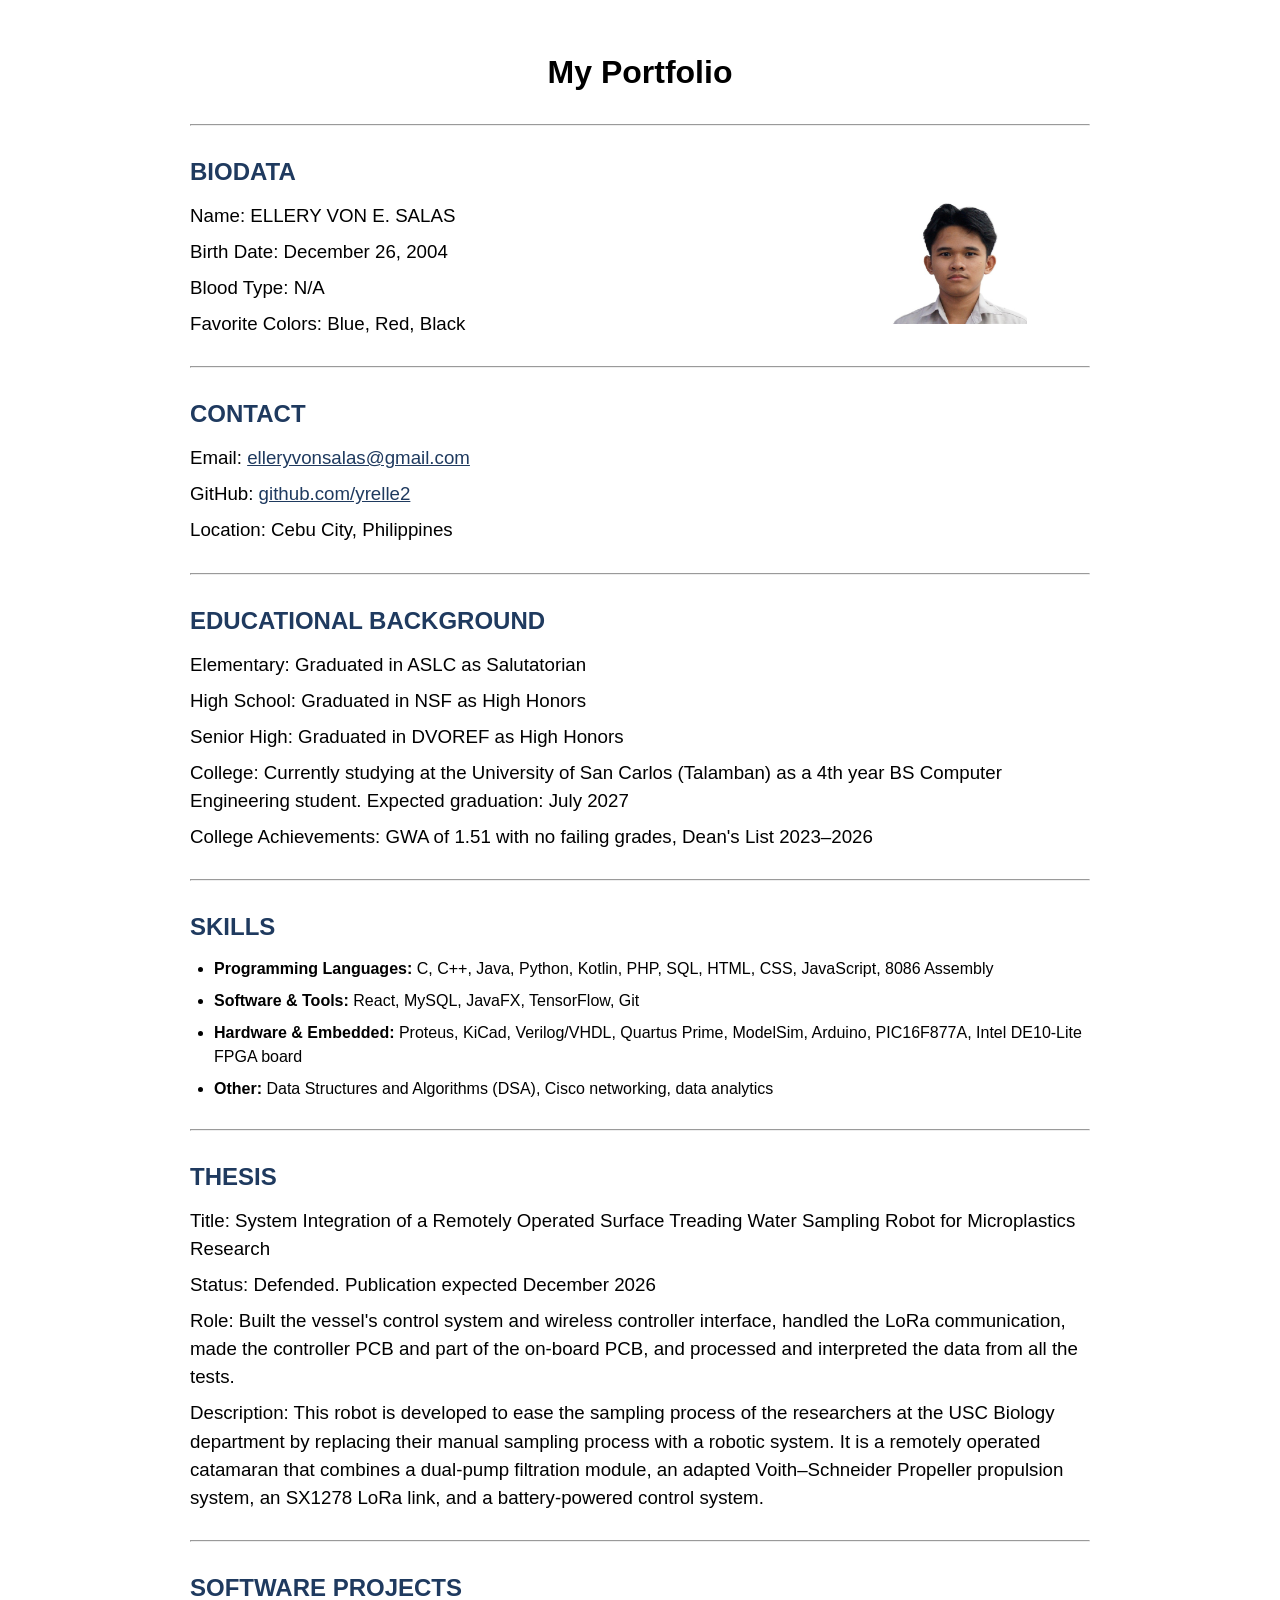
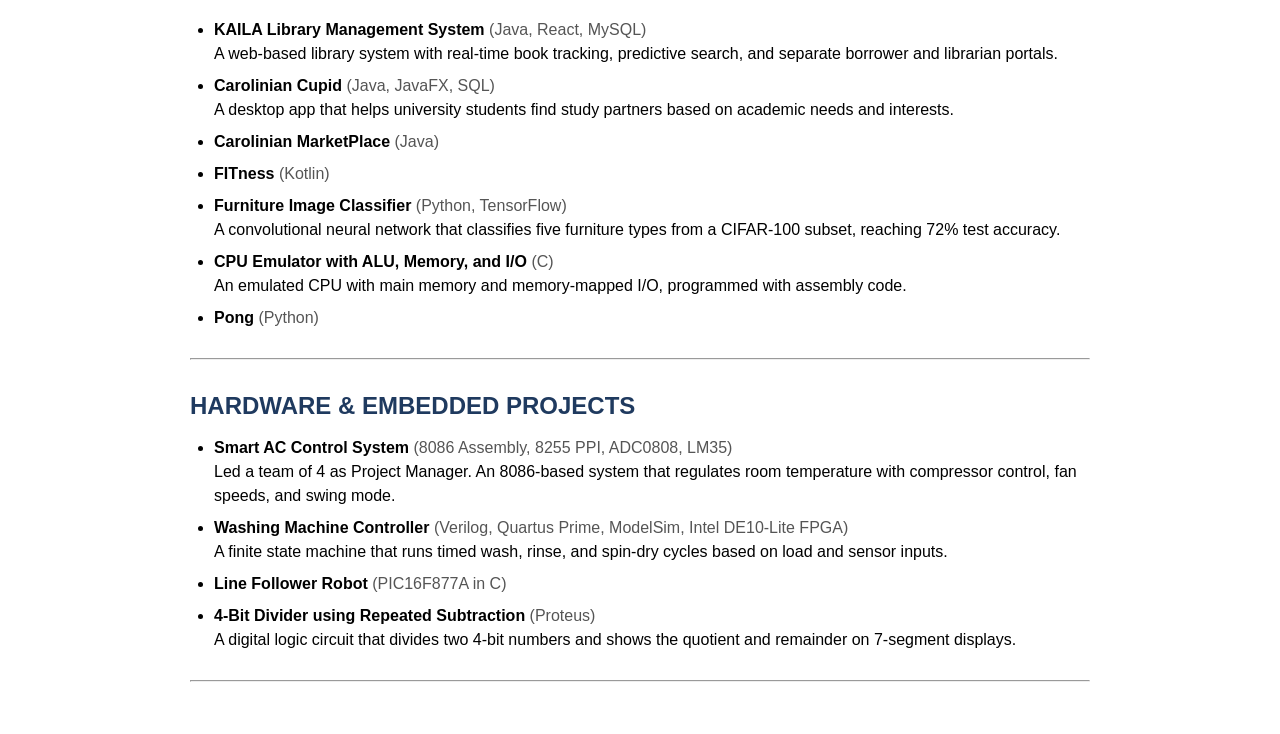
<file: index.html>
<!DOCTYPE html>
<html lang="en">
<head>
    <meta charset="UTF-8">
    <meta name="viewport" content="width=device-width, initial-scale=1.0">
    <link rel="stylesheet" href="main.css">
    <title>My Portfolio</title>
</head>
<body>

    <h1>My Portfolio</h1>
    <hr>

    <h2>BIODATA</h2>
    <img class="id-photo" src="images/id.jpg" alt="Photo of Ellery Von E. Salas">
    <h3>Name: ELLERY VON E. SALAS</h3>
    <h3>Birth Date: December 26, 2004</h3>
    <h3>Blood Type: N/A</h3>
    <h3>Favorite Colors: Blue, Red, Black</h3>
    <hr>

    <h2>CONTACT</h2>
    <h3>Email: <a href="mailto:elleryvonsalas@gmail.com">elleryvonsalas@gmail.com</a></h3>
    <h3>GitHub: <a href="https://github.com/yrelle2">github.com/yrelle2</a></h3>
    <h3>Location: Cebu City, Philippines</h3>
    <hr>

    <h2>EDUCATIONAL BACKGROUND</h2>
    <h3>Elementary: Graduated in ASLC as Salutatorian</h3>
    <h3>High School: Graduated in NSF as High Honors</h3>
    <h3>Senior High: Graduated in DVOREF as High Honors</h3>
    <h3>College: Currently studying at the University of San Carlos (Talamban) as a 4th year BS Computer Engineering student. Expected graduation: July 2027</h3>
    <h3>College Achievements: GWA of 1.51 with no failing grades, Dean's List 2023&ndash;2026</h3>
    <hr>

    <h2>SKILLS</h2>
    <ul>
        <li><strong>Programming Languages:</strong> C, C++, Java, Python, Kotlin, PHP, SQL, HTML, CSS, JavaScript, 8086 Assembly</li>
        <li><strong>Software &amp; Tools:</strong> React, MySQL, JavaFX, TensorFlow, Git</li>
        <li><strong>Hardware &amp; Embedded:</strong> Proteus, KiCad, Verilog/VHDL, Quartus Prime, ModelSim, Arduino, PIC16F877A, Intel DE10-Lite FPGA board</li>
        <li><strong>Other:</strong> Data Structures and Algorithms (DSA), Cisco networking, data analytics</li>
    </ul>
    <hr>

    <h2>THESIS</h2>
    <h3>Title: System Integration of a Remotely Operated Surface Treading Water Sampling Robot for Microplastics Research</h3>
    <h3>Status: Defended. Publication expected December 2026</h3>
    <h3>Role: Built the vessel's control system and wireless controller interface, handled the LoRa communication, made the controller PCB and part of the on-board PCB, and processed and interpreted the data from all the tests.</h3>
    <h3>Description: This robot is developed to ease the sampling process of the researchers at the USC Biology department by replacing their manual sampling process with a robotic system. It is a remotely operated catamaran that combines a dual-pump filtration module, an adapted Voith&ndash;Schneider Propeller propulsion system, an SX1278 LoRa link, and a battery-powered control system.</h3>
    <hr>

    <h2>SOFTWARE PROJECTS</h2>
    <ul>
        <li><strong>KAILA Library Management System</strong> <span class="tech">(Java, React, MySQL)</span><br>
            A web-based library system with real-time book tracking, predictive search, and separate borrower and librarian portals.</li>
        <li><strong>Carolinian Cupid</strong> <span class="tech">(Java, JavaFX, SQL)</span><br>
            A desktop app that helps university students find study partners based on academic needs and interests.</li>
        <li><strong>Carolinian MarketPlace</strong> <span class="tech">(Java)</span></li>
        <li><strong>FITness</strong> <span class="tech">(Kotlin)</span></li>
        <li><strong>Furniture Image Classifier</strong> <span class="tech">(Python, TensorFlow)</span><br>
            A convolutional neural network that classifies five furniture types from a CIFAR-100 subset, reaching 72% test accuracy.</li>
        <li><strong>CPU Emulator with ALU, Memory, and I/O</strong> <span class="tech">(C)</span><br>
            An emulated CPU with main memory and memory-mapped I/O, programmed with assembly code.</li>
        <li><strong>Pong</strong> <span class="tech">(Python)</span></li>
    </ul>
    <hr>

    <h2>HARDWARE &amp; EMBEDDED PROJECTS</h2>
    <ul>
        <li><strong>Smart AC Control System</strong> <span class="tech">(8086 Assembly, 8255 PPI, ADC0808, LM35)</span><br>
            Led a team of 4 as Project Manager. An 8086-based system that regulates room temperature with compressor control, fan speeds, and swing mode.</li>
        <li><strong>Washing Machine Controller</strong> <span class="tech">(Verilog, Quartus Prime, ModelSim, Intel DE10-Lite FPGA)</span><br>
            A finite state machine that runs timed wash, rinse, and spin-dry cycles based on load and sensor inputs.</li>
        <li><strong>Line Follower Robot</strong> <span class="tech">(PIC16F877A in C)</span></li>
        <li><strong>4-Bit Divider using Repeated Subtraction</strong> <span class="tech">(Proteus)</span><br>
            A digital logic circuit that divides two 4-bit numbers and shows the quotient and remainder on 7-segment displays.</li>
    </ul>
    <hr>

</body>
</html>
</file>
<file: main.css>
body {
    font-family: Arial, Helvetica, sans-serif;
    line-height: 1.5;
    max-width: 900px;
    margin: 0 auto;
    padding: 1.5rem;
}

h1 {
    text-align: center;
    margin: 1.5rem 0;
}

h2 {
    color: #1F3A5F;
    margin: 0 0 0.75rem;
}

h3 {
    font-weight: lighter;
    margin: 0.5rem 0;
}

hr {
    margin: 1.75rem 0;
}

ul {
    margin: 0.5rem 0;
    padding-left: 1.5rem;
}

li {
    margin-bottom: 0.5rem;
}

.id-photo {
    float: right;
    width: 15%;
    min-width: 90px;
    margin-right: 7%;
}

.tech {
    color: #555;
}

a {
    color: #1F3A5F;
}
</file>
